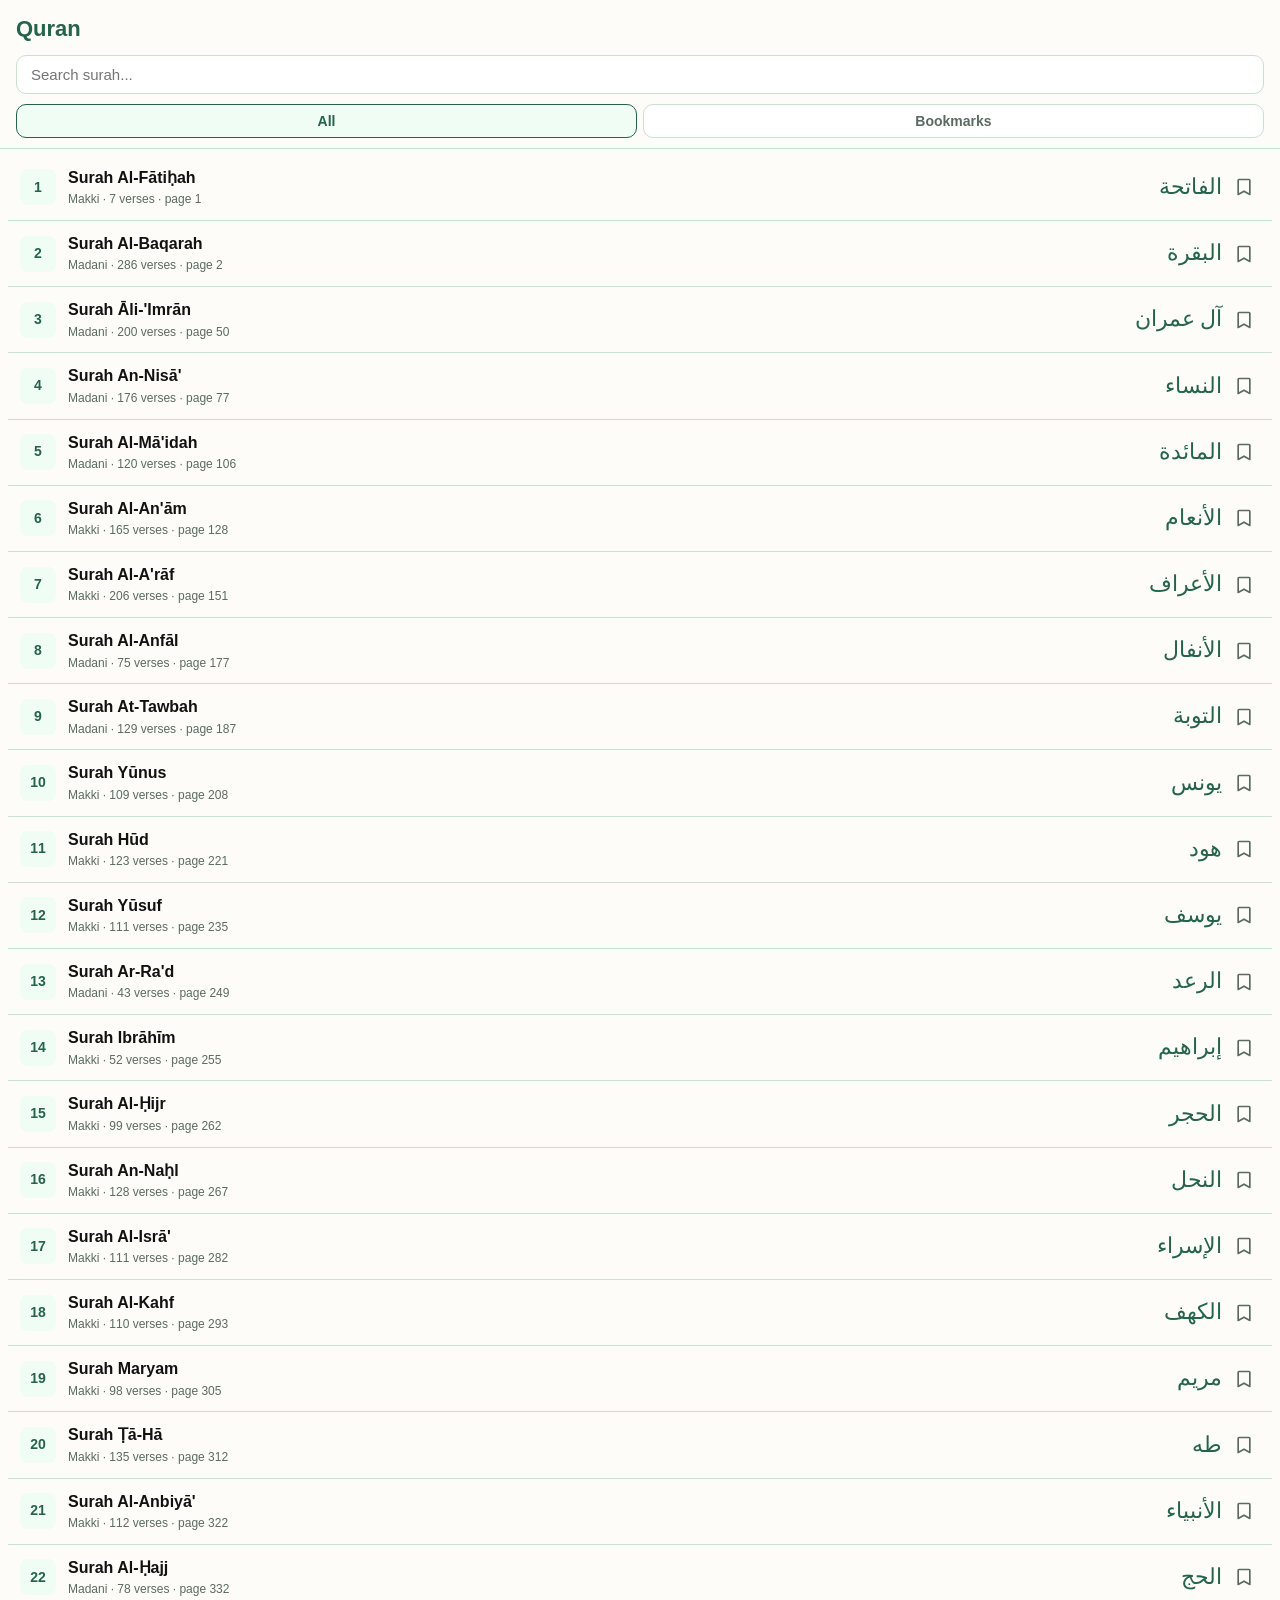
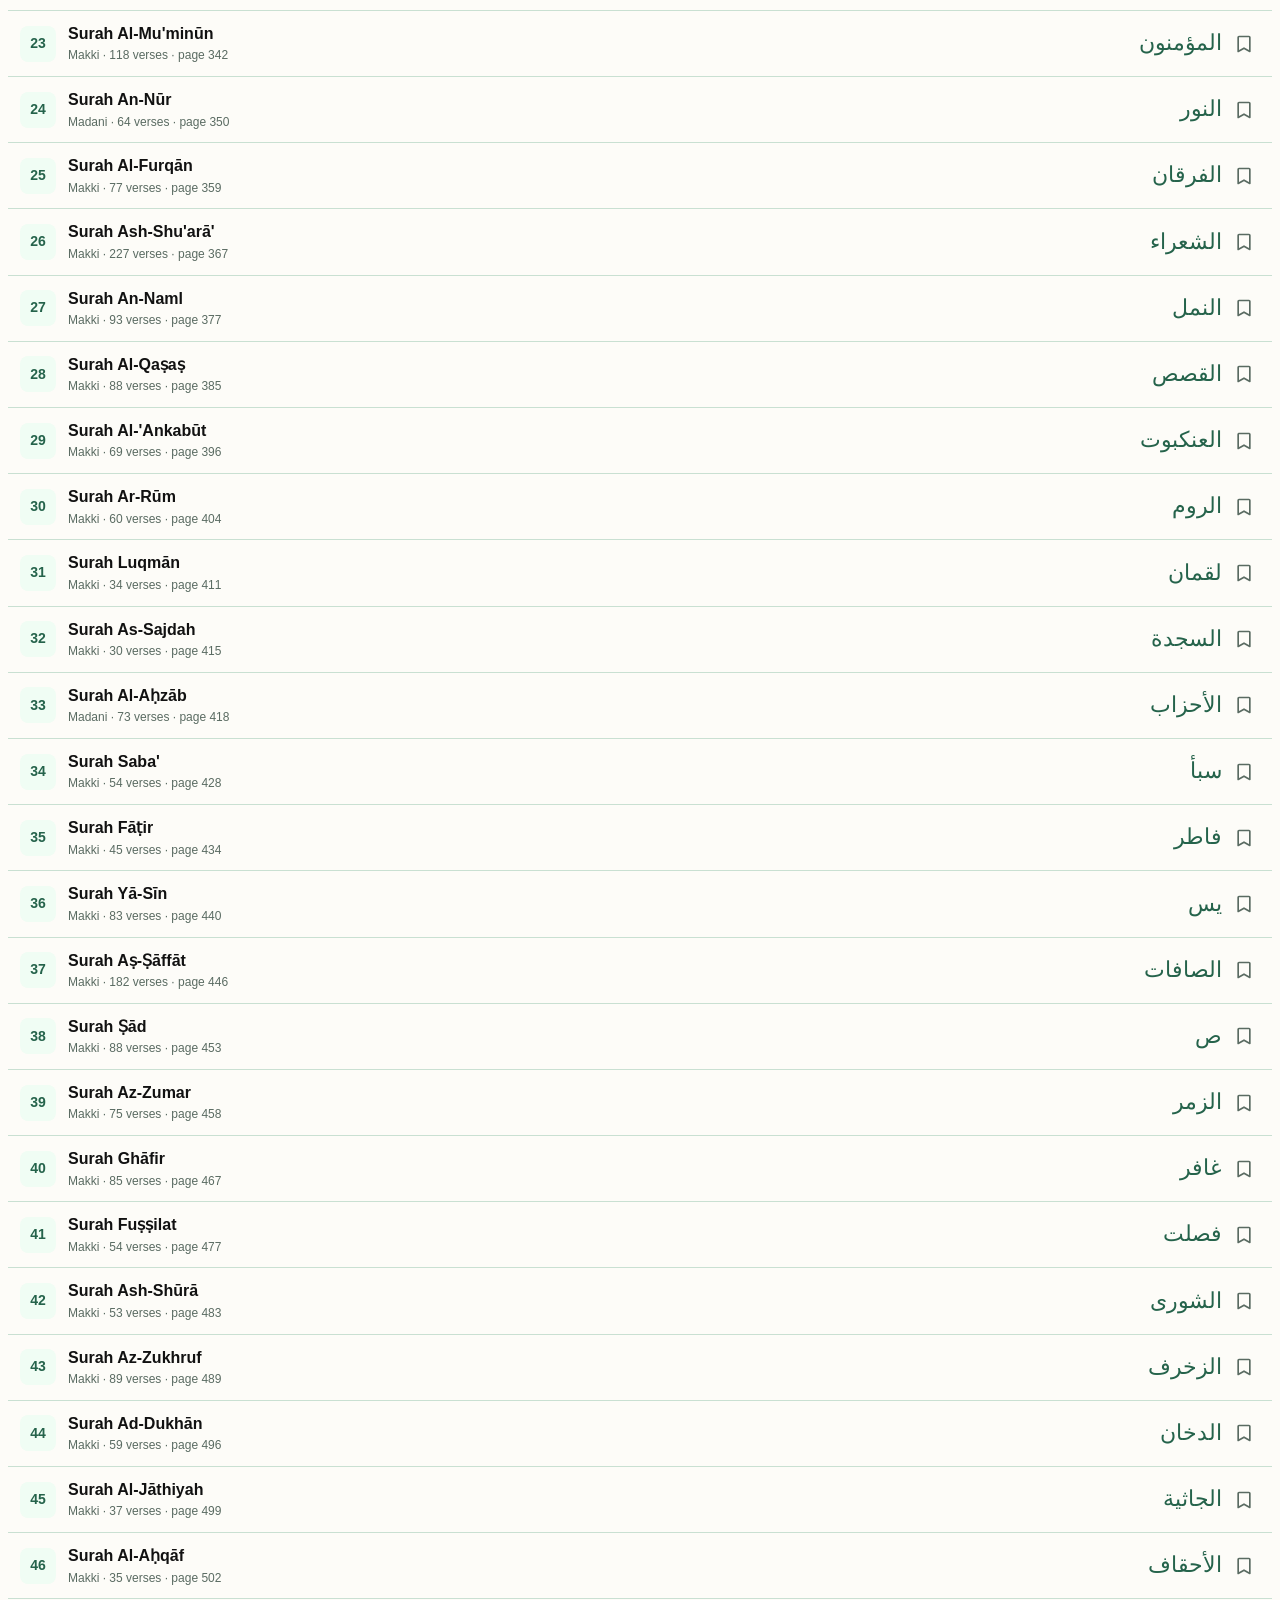
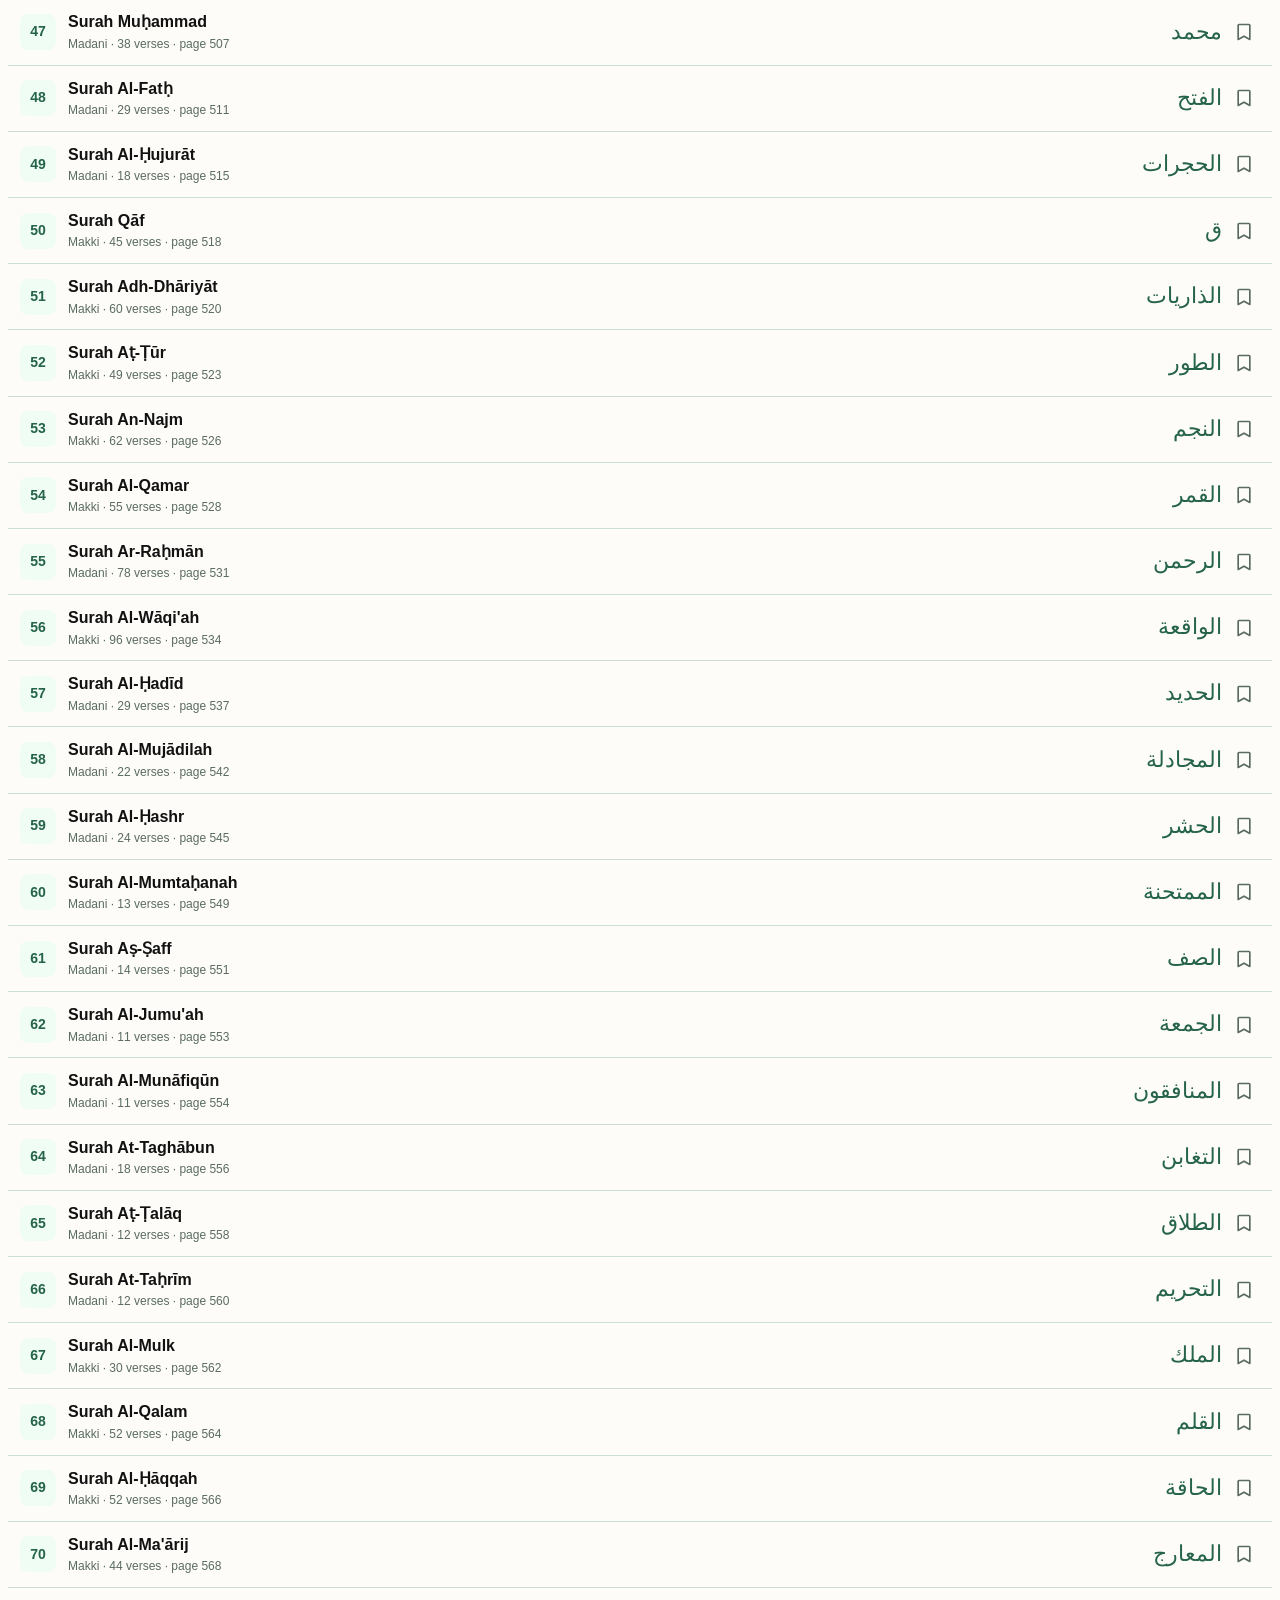
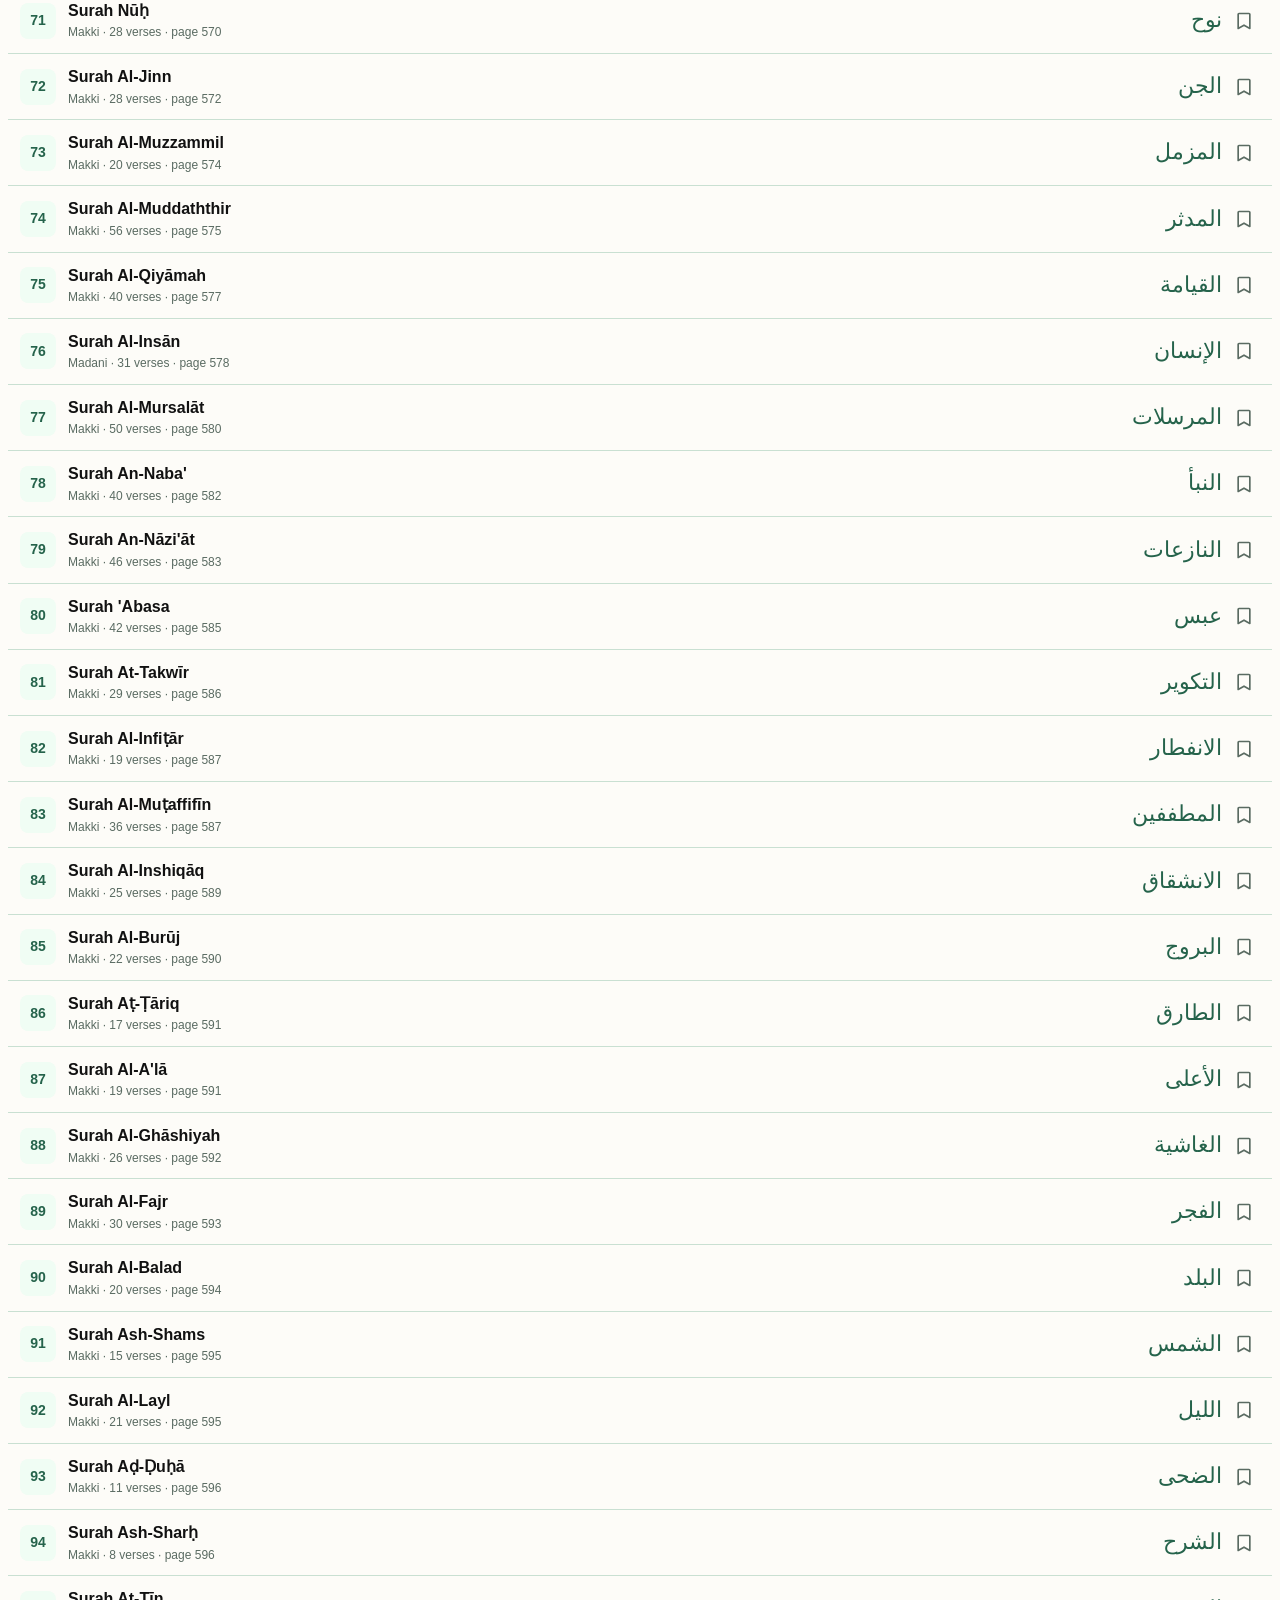
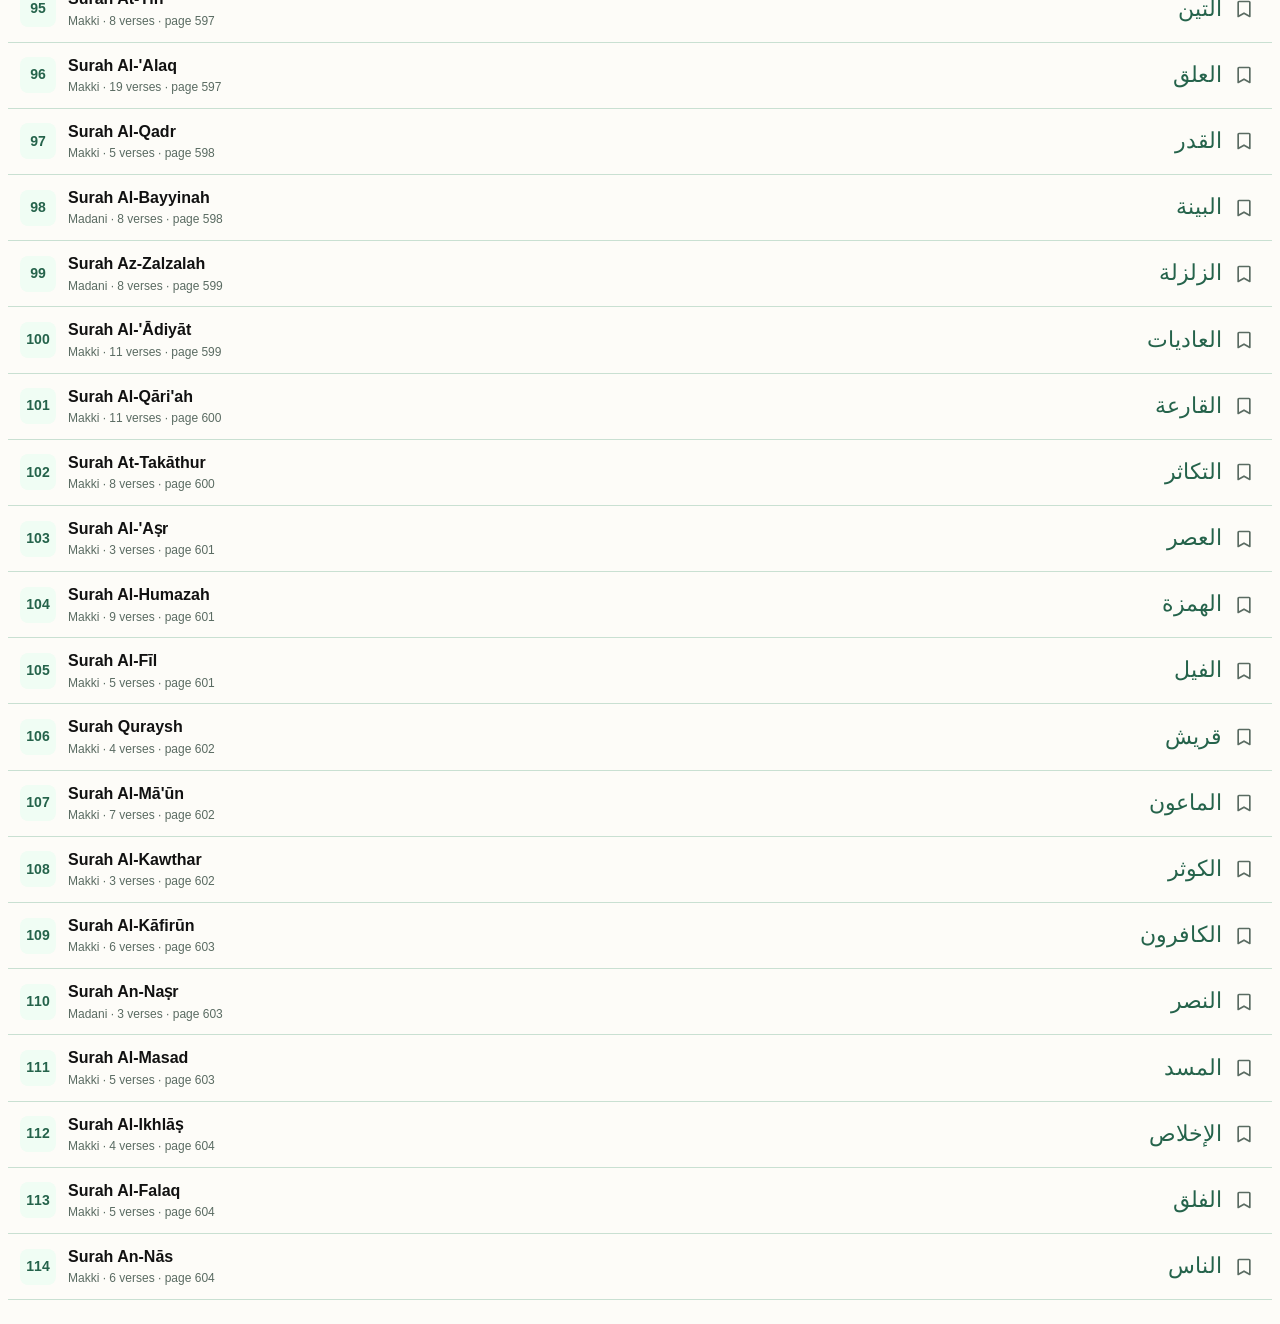
<file: webapp/index.html>
<!DOCTYPE html>
<html lang="en">
<head>
  <meta charset="UTF-8" />
  <meta name="viewport" content="width=device-width, initial-scale=1, viewport-fit=cover" />
  <meta name="theme-color" content="#FDFCF8" />
  <title>Quran</title>
  <link rel="manifest" href="manifest.webmanifest" />
  <link rel="icon" href="img/logo.svg" type="image/svg+xml" />
  <link rel="apple-touch-icon" href="img/logo-192.png" />
  <meta name="apple-mobile-web-app-capable" content="yes" />
  <meta name="apple-mobile-web-app-status-bar-style" content="default" />
  <meta name="apple-mobile-web-app-title" content="Quran" />
  <meta name="mobile-web-app-capable" content="yes" />
  <script>
    // Fresh launch -> jump straight to the last page. Subsequent visits to
    // the root URL within the same tab session show the surah list, so the
    // user can always get back to it.
    //
    // Use history.replaceState (not location.replace) — under iOS PWA
    // standalone mode, location.replace during head-parse occasionally
    // produced a blank screen on home-screen launches.
    (function () {
      try {
        if (!location.hash && !sessionStorage.getItem("quran:resumed")) {
          sessionStorage.setItem("quran:resumed", "1");
          var lp = localStorage.getItem("quran:lastPage");
          if (lp && /^\d+$/.test(lp)) {
            history.replaceState(null, "", location.pathname + "#/page/" + lp);
          }
        }
      } catch (_) { /* ignore storage errors */ }
    })();
    if ("serviceWorker" in navigator) {
      // Auto-reload once a new SW takes control. Skip the very first
      // controller acquisition (null -> SW) so first-launch doesn't loop.
      var hadController = !!navigator.serviceWorker.controller;
      var reloading = false;
      navigator.serviceWorker.addEventListener("controllerchange", function () {
        if (!hadController) { hadController = true; return; }
        if (reloading) return;
        reloading = true;
        location.reload();
      });
      window.addEventListener("load", function () {
        navigator.serviceWorker.register("sw.js").then(function (reg) {
          // Check for updates whenever the PWA becomes visible. New
          // versions install + activate immediately (skipWaiting +
          // clients.claim) which triggers the controllerchange reload
          // above, so the user always sees the latest build.
          document.addEventListener("visibilitychange", function () {
            if (document.visibilityState === "visible") {
              reg.update().catch(function () {});
            }
          });
        }).catch(function () {});
      });
    }
  </script>
  <link rel="stylesheet" href="style.css?v=015" />
</head>
<body class="route-list">
  <!-- ===== Surah list view ===== -->
  <section id="view-list" class="view view-list">
    <header class="header">
      <h1>Quran</h1>
      <div class="search-wrap">
        <input id="search" type="search" placeholder="Search surah..." autocomplete="off" />
      </div>
      <div class="tabs" role="tablist">
        <button class="tab active" id="tab-all" role="tab" aria-selected="true" data-tab="all">All</button>
        <button class="tab" id="tab-bookmarks" role="tab" aria-selected="false" data-tab="bookmarks">Bookmarks</button>
      </div>
    </header>
    <ul id="list" class="surah-list" aria-live="polite"></ul>
  </section>

  <!-- ===== Page viewer ===== -->
  <section id="view-page" class="view view-page">
    <div class="viewer-wrap">
      <div class="viewer-header">
        <button class="back-btn" id="back-btn" aria-label="Back">‹</button>
        <div class="bookmark-jump">
          <button class="bookmark-jump-btn" id="bookmark-jump-btn"
                  aria-label="Bookmark" aria-haspopup="true" aria-expanded="false">
            <svg viewBox="0 0 24 24" width="18" height="18" aria-hidden="true">
              <path d="M6 3h12a1 1 0 0 1 1 1v17l-7-4-7 4V4a1 1 0 0 1 1-1z"
                    fill="currentColor" stroke="currentColor"
                    stroke-width="2" stroke-linejoin="round"/>
            </svg>
            <span class="caret">▾</span>
          </button>
          <div class="bookmark-jump-dropdown" id="bookmark-jump-dropdown" hidden></div>
        </div>
        <div class="title" id="title">Page</div>
        <button class="menu-btn" id="menu-btn" aria-label="Menu">⋮</button>
        <div class="menu-dropdown" id="menu-dropdown" hidden>
          <button class="menu-item" data-action="toggle-bookmark">
            <span id="toggle-bookmark-label">Bookmark this surah</span>
          </button>
          <div class="menu-divider"></div>
          <button class="menu-item" data-action="toggle-layer">
            <span id="toggle-layer-label">Hide marks</span>
          </button>
          <button class="menu-item" data-action="toggle-mark">
            <span id="toggle-mark-label">Mark mode</span>
          </button>
          <button class="menu-item" data-action="toggle-erase">
            <span id="toggle-erase-label">Erase mode</span>
          </button>
          <div class="menu-section">
            <div class="menu-section-label">Mark color</div>
            <div class="color-row" id="color-row">
              <span class="color-swatch" data-color="#25634B" style="background:#25634B"></span>
              <span class="color-swatch" data-color="#DC2626" style="background:#DC2626"></span>
              <span class="color-swatch" data-color="#2563EB" style="background:#2563EB"></span>
              <span class="color-swatch" data-color="#F59E0B" style="background:#F59E0B"></span>
              <span class="color-swatch" data-color="#7C3AED" style="background:#7C3AED"></span>
            </div>
          </div>
          <button class="menu-item danger" data-action="clear-all">Clear marks on this page…</button>
        </div>
      </div>
      <div class="mode-banner mark-banner">Mark mode — tap a spot to add or remove a mark</div>
      <div class="mode-banner erase-banner">Erase mode — tap a mark to delete it</div>
      <div class="page-area" id="page-area">
        <div class="strip" id="strip">
          <div class="slide">
            <div class="page-frame" id="frame-next">
              <img id="img-next" alt="" draggable="false" />
              <div class="marks-layer" id="marks-next"></div>
            </div>
          </div>
          <div class="slide">
            <div class="page-frame" id="frame-curr">
              <img id="img-curr" alt="" draggable="false" />
              <div class="marks-layer" id="marks-curr"></div>
            </div>
          </div>
          <div class="slide">
            <div class="page-frame" id="frame-prev">
              <img id="img-prev" alt="" draggable="false" />
              <div class="marks-layer" id="marks-prev"></div>
            </div>
          </div>
        </div>
      </div>
    </div>
  </section>

  <script src="surahs.js?v=015"></script>
  <script src="viewer.js?v=015"></script>
  <script src="app.js?v=015"></script>
</body>
</html>
</file>
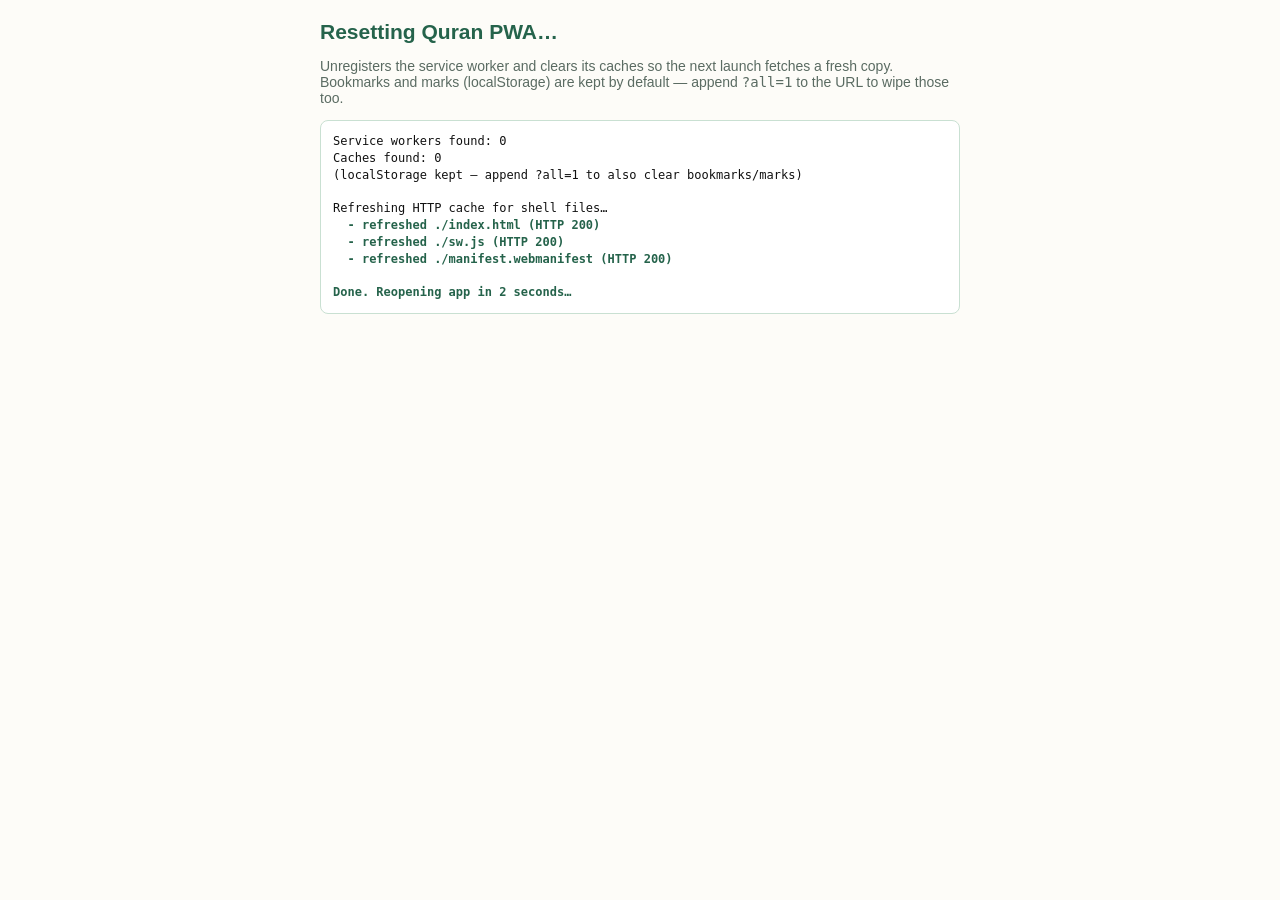
<file: webapp/reset.html>
<!DOCTYPE html>
<html lang="en">
<head>
  <meta charset="UTF-8" />
  <meta name="viewport" content="width=device-width, initial-scale=1" />
  <title>Reset Quran PWA</title>
  <style>
    body { font: 14px -apple-system, Segoe UI, Roboto, sans-serif; padding: 20px;
           max-width: 640px; margin: auto; color: #111; background: #FDFCF8; }
    h2   { color: #25634B; margin: 0 0 12px; }
    pre  { background: #fff; border: 1px solid #C9E0D2; border-radius: 8px;
           padding: 12px; white-space: pre-wrap; word-break: break-all;
           font: 12px/1.4 ui-monospace, Menlo, Consolas, monospace; }
    p    { color: #5a6b62; }
    .ok  { color: #25634B; font-weight: 600; }
    .err { color: #B91C1C; font-weight: 600; }
    a    { color: #25634B; }
  </style>
</head>
<body>
  <h2>Resetting Quran PWA…</h2>
  <p>
    Unregisters the service worker and clears its caches so the next launch
    fetches a fresh copy. Bookmarks and marks (localStorage) are kept by
    default — append <code>?all=1</code> to the URL to wipe those too.
  </p>
  <pre id="log"></pre>

  <script>
    var log = document.getElementById("log");
    function add(line, cls) {
      var span = document.createElement("span");
      if (cls) span.className = cls;
      span.textContent = line + "\n";
      log.appendChild(span);
    }
    var nukeStorage = /[?&]all=1\b/.test(location.search);

    (async function () {
      try {
        if ("serviceWorker" in navigator) {
          var regs = await navigator.serviceWorker.getRegistrations();
          add("Service workers found: " + regs.length);
          for (var i = 0; i < regs.length; i++) {
            await regs[i].unregister();
            add("  - unregistered " + regs[i].scope, "ok");
          }
        } else {
          add("Service workers not supported in this browser");
        }

        if ("caches" in window) {
          var keys = await caches.keys();
          add("Caches found: " + keys.length);
          for (var j = 0; j < keys.length; j++) {
            await caches.delete(keys[j]);
            add("  - deleted " + keys[j], "ok");
          }
        }

        if (nukeStorage) {
          try { localStorage.clear();   add("localStorage cleared", "ok"); } catch (_) {}
          try { sessionStorage.clear(); add("sessionStorage cleared", "ok"); } catch (_) {}
        } else {
          add("(localStorage kept — append ?all=1 to also clear bookmarks/marks)");
        }

        // Force-refresh the browser HTTP cache for the un-versioned shell
        // files. Without this, the next PWA launch can still receive stale
        // index.html / sw.js / manifest from the HTTP cache, even with the
        // service worker unregistered.
        add("");
        add("Refreshing HTTP cache for shell files…");
        var shell = ["./index.html", "./sw.js", "./manifest.webmanifest"];
        var results = await Promise.allSettled(
          shell.map(function (u) { return fetch(u, { cache: "reload" }); })
        );
        results.forEach(function (r, idx) {
          if (r.status === "fulfilled" && r.value && r.value.ok) {
            add("  - refreshed " + shell[idx] + " (HTTP " + r.value.status + ")", "ok");
          } else {
            var reason = r.reason ? (r.reason.message || r.reason) : "HTTP " + (r.value && r.value.status);
            add("  - failed " + shell[idx] + ": " + reason, "err");
          }
        });

        add("");
        add("Done. Reopening app in 2 seconds…", "ok");
        setTimeout(function () {
          location.replace("./?_=" + Date.now());
        }, 2000);
      } catch (err) {
        add("ERROR: " + (err && err.message ? err.message : err), "err");
      }
    })();
  </script>
</body>
</html>
</file>
<file: webapp/style.css>
:root {
  --bg: #FDFCF8;
  --fg: #111;
  --muted: #5a6b62;
  --green: #25634B;
  --green-bg: #F0FDF4;
  --green-line: #C9E0D2;
  --shadow: 0 1px 0 rgba(0, 0, 0, 0.04);
}

* { box-sizing: border-box; -webkit-tap-highlight-color: transparent; }

html, body {
  margin: 0;
  padding: 0;
  background: var(--bg);
  color: var(--fg);
  font-family: -apple-system, BlinkMacSystemFont, "Segoe UI", Roboto,
               "Helvetica Neue", Arial, sans-serif;
  font-size: 16px;
  line-height: 1.4;
  overscroll-behavior: none;
}

/* ---- View routing (single-page app) ---- */
body.route-list .view-page { display: none; }
body.route-page .view-list { display: none; }
.view-page { display: flex; flex-direction: column; height: 100vh; height: 100dvh; }

a { color: inherit; text-decoration: none; }

/* ---- Header ---- */
.header {
  position: sticky;
  top: 0;
  z-index: 10;
  background: var(--bg);
  padding: 14px 16px 10px;
  border-bottom: 1px solid var(--green-line);
}
.header h1 {
  margin: 0;
  font-size: 22px;
  font-weight: 600;
  color: var(--green);
}
.back-btn {
  background: none;
  border: none;
  color: var(--green);
  font-size: 22px;
  margin-right: 8px;
  padding: 0;
  cursor: pointer;
}

.search-wrap {
  margin-top: 10px;
}
.search-wrap input {
  width: 100%;
  padding: 10px 14px;
  border: 1px solid var(--green-line);
  border-radius: 10px;
  background: #fff;
  font-size: 15px;
  color: var(--fg);
  outline: none;
}
.search-wrap input:focus {
  border-color: var(--green);
}

/* ---- Tabs ---- */
.tabs {
  display: flex;
  gap: 6px;
  margin-top: 10px;
}
.tab {
  flex: 1 1 0;
  background: #fff;
  border: 1px solid var(--green-line);
  color: var(--muted);
  padding: 8px 12px;
  border-radius: 10px;
  font-size: 14px;
  font-weight: 600;
  cursor: pointer;
  transition: background 80ms ease-out, color 80ms ease-out, border-color 80ms ease-out;
}
.tab.active {
  background: var(--green-bg);
  color: var(--green);
  border-color: var(--green);
}

/* ---- Surah list ---- */
.surah-list {
  padding: 6px 8px 24px;
  margin: 0;
  list-style: none;
}
.surah-row {
  display: flex;
  align-items: center;
  padding: 12px 12px;
  border-bottom: 1px solid var(--green-line);
  cursor: pointer;
  transition: background 80ms ease-out;
  background: var(--bg);
}
.surah-row:active {
  background: var(--green-bg);
}
.surah-num {
  display: flex;
  align-items: center;
  justify-content: center;
  flex: 0 0 36px;
  height: 36px;
  border-radius: 8px;
  background: var(--green-bg);
  color: var(--green);
  font-weight: 600;
  font-size: 14px;
  margin-right: 12px;
}
.surah-info {
  flex: 1 1 auto;
  min-width: 0;
}
.surah-info .name {
  font-weight: 600;
  font-size: 16px;
  color: var(--fg);
}
.surah-info .meta {
  font-size: 12px;
  color: var(--muted);
  margin-top: 2px;
}
.surah-arabic {
  font-family: "Amiri", "Noto Naskh Arabic", "Scheherazade New", serif;
  font-size: 22px;
  color: var(--green);
  margin-left: 8px;
  white-space: nowrap;
}

.bookmark-btn {
  background: none;
  border: none;
  padding: 6px;
  margin-left: 6px;
  color: var(--muted);
  cursor: pointer;
  display: flex;
  align-items: center;
  justify-content: center;
  border-radius: 6px;
  flex: 0 0 auto;
}
.bookmark-btn:active { background: var(--green-bg); }
.bookmark-btn.active { color: var(--green); }


.no-results {
  text-align: center;
  color: var(--muted);
  padding: 30px 12px;
}

/* ---- Page viewer ---- */
.viewer-wrap {
  display: flex;
  flex-direction: column;
  height: 100vh;
  height: 100dvh;
}
.viewer-header {
  display: flex;
  align-items: center;
  padding: 12px 14px;
  background: var(--bg);
  border-bottom: 1px solid var(--green-line);
  position: sticky;
  top: 0;
  z-index: 10;
}
.viewer-header .title {
  flex: 1 1 auto;
  font-weight: 600;
  color: var(--green);
  font-size: 17px;
  text-align: center;
}
.menu-btn {
  background: none;
  border: none;
  color: var(--green);
  font-size: 26px;
  line-height: 1;
  padding: 0 6px;
  cursor: pointer;
}

/* ---- Bookmark jump (viewer header) ---- */
.bookmark-jump { position: relative; display: flex; align-items: center; }
.bookmark-jump-btn {
  background: none;
  border: 1px solid var(--green-line);
  color: var(--green);
  padding: 4px 6px 4px 8px;
  border-radius: 8px;
  cursor: pointer;
  display: inline-flex;
  align-items: center;
  gap: 2px;
  line-height: 1;
}
.bookmark-jump-btn .caret { font-size: 11px; }
.bookmark-jump-btn:active { background: var(--green-bg); }
.bookmark-jump-dropdown {
  position: absolute;
  top: calc(100% + 4px);
  left: 0;
  background: #fff;
  border: 1px solid var(--green-line);
  border-radius: 10px;
  box-shadow: 0 8px 24px rgba(0, 0, 0, 0.08);
  min-width: 220px;
  max-height: 60vh;
  overflow-y: auto;
  padding: 6px 0;
  z-index: 30;
}
.bookmark-jump-dropdown[hidden] { display: none; }
.bookmark-jump-item {
  display: flex;
  width: 100%;
  text-align: left;
  background: none;
  border: none;
  padding: 8px 14px;
  font-size: 14px;
  color: var(--fg);
  cursor: pointer;
  align-items: baseline;
  gap: 8px;
}
.bookmark-jump-item:hover, .bookmark-jump-item:active { background: var(--green-bg); }
.bookmark-jump-item.current { background: var(--green-bg); color: var(--green); font-weight: 600; }
.bookmark-jump-item .bj-num {
  flex: 0 0 26px;
  color: var(--green);
  font-weight: 600;
  font-size: 12px;
}
.bookmark-jump-item .bj-name { flex: 1 1 auto; }
.bookmark-jump-item .bj-page { font-size: 12px; color: var(--muted); }
.bookmark-jump-empty {
  padding: 14px;
  color: var(--muted);
  font-size: 13px;
  text-align: center;
}
.menu-dropdown {
  position: absolute;
  top: 100%;
  right: 8px;
  background: #fff;
  border: 1px solid var(--green-line);
  border-radius: 10px;
  box-shadow: 0 8px 24px rgba(0, 0, 0, 0.08);
  min-width: 200px;
  padding: 6px 0;
  z-index: 20;
}
.menu-dropdown[hidden] { display: none; }
.menu-item {
  display: block;
  width: 100%;
  text-align: left;
  background: none;
  border: none;
  padding: 10px 14px;
  font-size: 14px;
  color: var(--fg);
  cursor: pointer;
}
.menu-item:hover, .menu-item:active { background: var(--green-bg); }
.menu-item.danger { color: #B91C1C; }
.menu-divider {
  height: 1px;
  background: var(--green-line);
  margin: 4px 0;
}
.menu-section {
  padding: 8px 14px 6px;
  border-top: 1px solid var(--green-line);
  border-bottom: 1px solid var(--green-line);
  margin: 4px 0;
  opacity: 0.4;
  transition: opacity 150ms ease-out;
}
.mark-mode .menu-section { opacity: 1; }
.menu-item.danger {
  opacity: 0.4;
  transition: opacity 150ms ease-out;
}
.erase-mode .menu-item.danger { opacity: 1; }
.menu-section-label {
  font-size: 12px;
  color: var(--muted);
  margin-bottom: 6px;
}
.color-row {
  display: flex;
  gap: 8px;
}
.color-swatch {
  width: 26px;
  height: 26px;
  border-radius: 50%;
  border: 2px solid transparent;
  cursor: pointer;
  flex: 0 0 auto;
}
.color-swatch.selected {
  border-color: var(--fg);
}

.hide-marks .marks-layer { display: none; }

/* ---- Mark / Erase mode UI cues ---- */
.mark-mode  .menu-btn { color: var(--green); }
.erase-mode .menu-btn { color: #B91C1C; }
.erase-mode .mark {
  width: 26px;
  height: 26px;
  outline: 2px solid #B91C1C;
  outline-offset: -2px;
}
.mode-banner {
  display: none;
  color: #fff;
  text-align: center;
  font-size: 13px;
  padding: 4px 10px;
}
.mark-banner  { background: var(--green); }
.erase-banner { background: #B91C1C; }
.mark-mode  .mark-banner  { display: block; }
.erase-mode .erase-banner { display: block; }
.viewer-header .nav-btn {
  background: none;
  border: 1px solid var(--green-line);
  color: var(--green);
  padding: 6px 12px;
  border-radius: 8px;
  font-size: 14px;
  font-weight: 600;
  cursor: pointer;
}
.viewer-header .nav-btn:disabled {
  opacity: 0.4;
  cursor: default;
}
.page-area {
  flex: 1 1 auto;
  min-height: 0;
  position: relative;
  overflow: hidden;
  display: flex;
  flex-direction: column;
  touch-action: pan-y;
  overscroll-behavior: contain;
  user-select: none;
  -webkit-user-select: none;
  -webkit-touch-callout: none;
}
.strip {
  flex: 1 1 auto;
  min-height: 0;
  display: flex;
  flex-direction: row;
  width: 300%;
  transform: translate3d(-33.3333%, 0, 0);
  will-change: transform;
}
.slide {
  width: 33.3333%;
  display: flex;
  justify-content: center;
  align-items: center;
  padding: 0 8px 8px;
  box-sizing: border-box;
}
.page-frame {
  position: relative;
  aspect-ratio: 1024 / 1656;
  max-width: 100%;
  max-height: 100%;
}
.slide img {
  display: block;
  width: 100%;
  height: 100%;
  object-fit: contain;
  -webkit-user-drag: none;
}
.marks-layer {
  position: absolute;
  inset: 0;
  pointer-events: none;
}
.mark {
  position: absolute;
  transform: translate(-50%, -50%);
  width: 22px;
  height: 22px;
  border-radius: 50%;
  pointer-events: none;
  /* background is set inline as "#RRGGBB" + "33" (≈20% alpha) */
}
</file>
